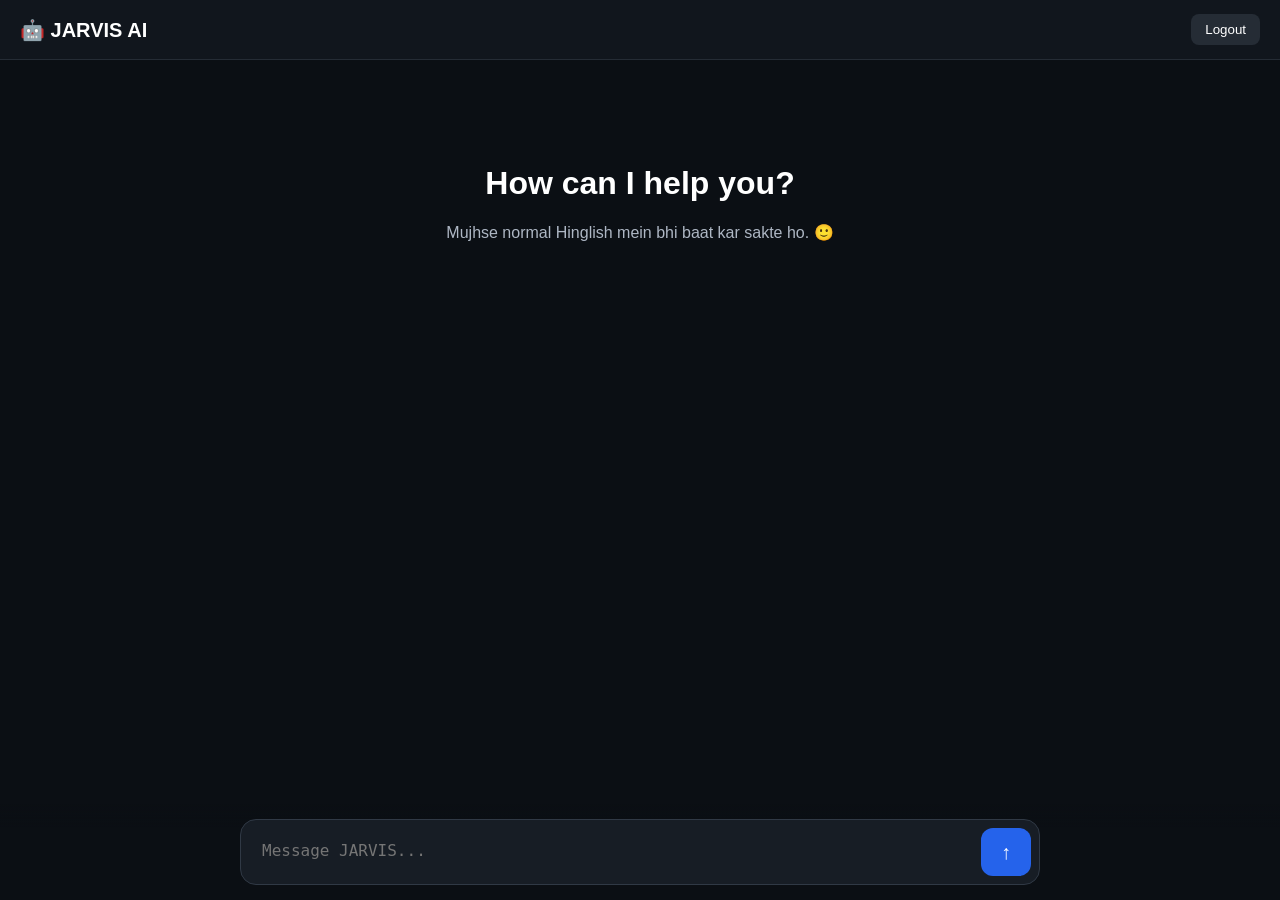
<file: templates/index.html>
<!DOCTYPE html>
<html lang="en">
<head>
    <meta charset="UTF-8">
    <meta name="viewport" content="width=device-width, initial-scale=1.0">

    <title>JARVIS AI</title>

    <style>
        * {
            box-sizing: border-box;
        }

        body {
            margin: 0;
            height: 100vh;
            background: #0b0f14;
            color: white;
            font-family: Arial, sans-serif;
            display: flex;
            flex-direction: column;
        }

        /* HEADER */

        header {
            height: 60px;
            display: flex;
            align-items: center;
            justify-content: space-between;
            padding: 0 20px;
            border-bottom: 1px solid #252c35;
            background: #11161d;
        }

        .logo {
            font-size: 20px;
            font-weight: bold;
        }

        .logout {
            background: #252c35;
            border: none;
            color: white;
            padding: 8px 14px;
            border-radius: 8px;
            cursor: pointer;
        }

        /* CHAT */

        #chat {
            flex: 1;
            overflow-y: auto;
            padding: 25px 15px 150px;
        }

        .message {
            max-width: 800px;
            margin: 0 auto 18px;
            padding: 14px 17px;
            border-radius: 15px;
            line-height: 1.5;
            white-space: pre-wrap;
        }

        .user {
            background: #2563eb;
            margin-right: max(0px, calc((100% - 800px) / 2));
            margin-left: auto;
        }

        .jarvis {
            background: #171d25;
            margin-left: max(0px, calc((100% - 800px) / 2));
        }

        .message a {
            color: #60a5fa;
            text-decoration: none;
            font-weight: bold;
        }

        /* INPUT AREA */

        .input-area {
            position: fixed;
            bottom: 0;
            left: 0;
            right: 0;
            padding: 15px;
            background: linear-gradient(
                transparent,
                #0b0f14 25%
            );
        }

        .input-box {
            max-width: 800px;
            margin: auto;
            display: flex;
            gap: 10px;
            background: #171d25;
            border: 1px solid #303945;
            border-radius: 16px;
            padding: 8px;
        }

        #messageInput {
            flex: 1;
            resize: none;
            min-height: 48px;
            max-height: 150px;
            padding: 13px;
            border: none;
            outline: none;
            background: transparent;
            color: white;
            font-size: 16px;
        }

        #sendButton {
            width: 50px;
            height: 48px;
            border: none;
            border-radius: 12px;
            background: #2563eb;
            color: white;
            font-size: 20px;
            cursor: pointer;
        }

        #sendButton:disabled {
            opacity: 0.5;
        }

        /* WELCOME */

        .welcome {
            text-align: center;
            max-width: 700px;
            margin: 80px auto;
            color: #aeb7c4;
        }

        .welcome h1 {
            color: white;
            font-size: 32px;
        }

        /* MOBILE */

        @media (max-width: 600px) {

            header {
                padding: 0 12px;
            }

            #chat {
                padding: 15px 10px 130px;
            }

            .message {
                max-width: 90%;
            }

            .input-area {
                padding: 8px;
            }
        }
    </style>
</head>

<body>

<header>

    <div class="logo">
        🤖 JARVIS AI
    </div>

    <button class="logout" onclick="logout()">
        Logout
    </button>

</header>


<main id="chat">

    <div class="welcome" id="welcome">

        <h1>How can I help you?</h1>

        <p>
            Mujhse normal Hinglish mein bhi baat kar sakte ho. 🙂
        </p>

    </div>

</main>


<div class="input-area">

    <div class="input-box">

        <textarea
            id="messageInput"
            placeholder="Message JARVIS..."
            rows="1"
        ></textarea>

        <button id="sendButton">
            ↑
        </button>

    </div>

</div>


<script>

const input = document.getElementById("messageInput");
const sendButton = document.getElementById("sendButton");
const chat = document.getElementById("chat");
const welcome = document.getElementById("welcome");


function addMessage(text, type) {

    if (welcome) {
        welcome.remove();
    }

    const message = document.createElement("div");

    message.className = "message " + type;

    if (
        typeof text === "object"
        && text.type === "link"
    ) {

        const link = document.createElement("a");

        link.href = text.url;
        link.target = "_blank";
        link.rel = "noopener noreferrer";

        link.textContent = text.text;

        message.appendChild(link);

    } else {

        message.textContent = text;

    }

    chat.appendChild(message);

    chat.scrollTop = chat.scrollHeight;
}


async function sendMessage() {

    const message = input.value.trim();

    if (!message) {
        return;
    }

    addMessage(message, "user");

    input.value = "";

    sendButton.disabled = true;

    try {

        const response = await fetch("/chat", {

            method: "POST",

            headers: {
                "Content-Type": "application/json"
            },

            body: JSON.stringify({
                message: message
            })

        });


        const data = await response.json();


        if (response.status === 401) {

            window.location.href = "/";

            return;
        }


        addMessage(
            data.reply || "JARVIS ko response nahi mila.",
            "jarvis"
        );


    } catch (error) {

        addMessage(
            "Server se connection nahi ho paya. 😕",
            "jarvis"
        );

    } finally {

        sendButton.disabled = false;

        input.focus();

    }
}


sendButton.addEventListener(
    "click",
    sendMessage
);


input.addEventListener(
    "keydown",
    function(event) {

        if (
            event.key === "Enter"
            && !event.shiftKey
        ) {

            event.preventDefault();

            sendMessage();

        }

    }
);


async function logout() {

    try {

        await fetch("/logout");

        window.location.href = "/";

    } catch (error) {

        window.location.href = "/";

    }
}


input.focus();

</script>

</body>
</html>
</file>
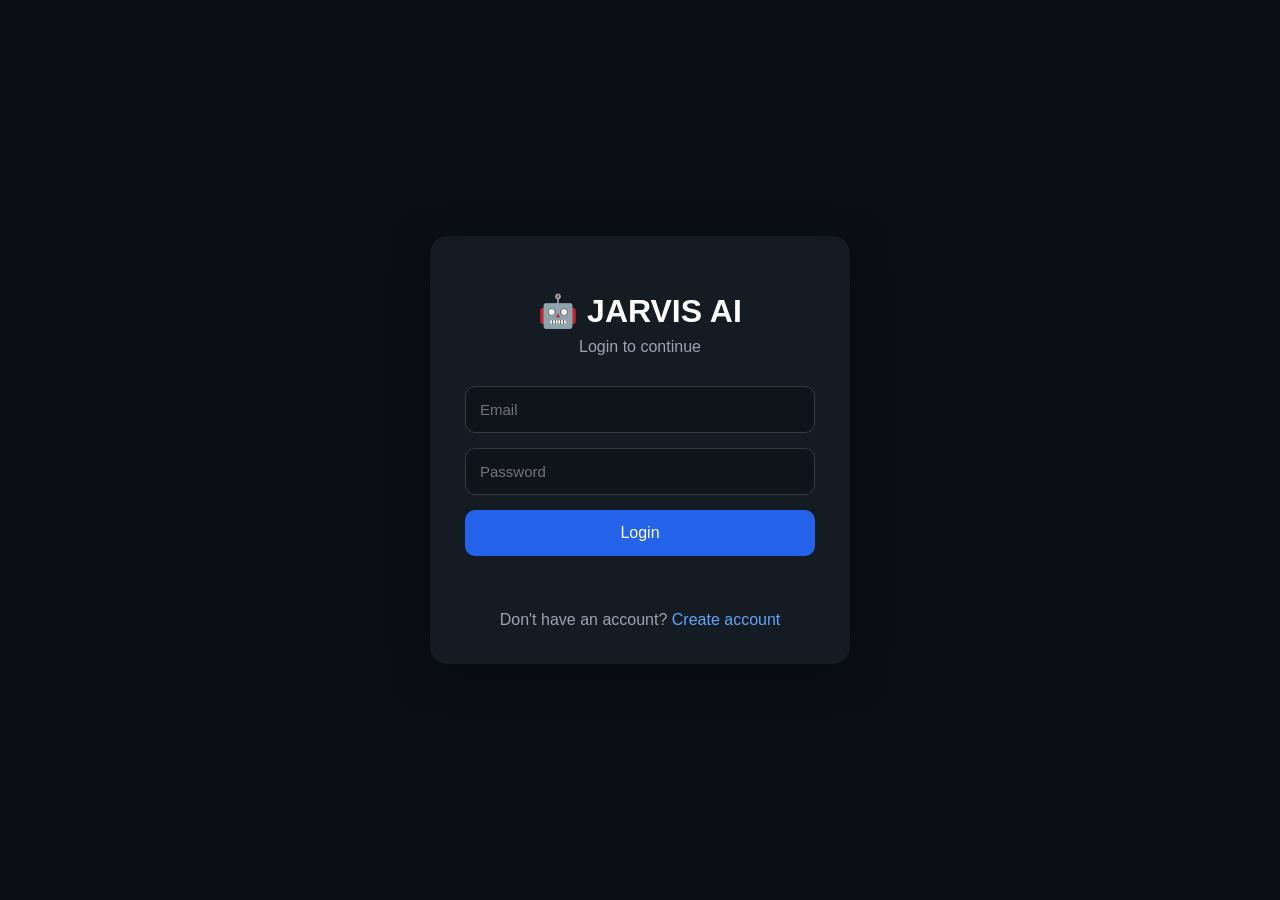
<file: templates/login.html>
<!DOCTYPE html>
<html lang="en">
<head>
    <meta charset="UTF-8">
    <meta name="viewport" content="width=device-width, initial-scale=1.0">
    <title>JARVIS AI - Login</title>

    <style>
        * {
            box-sizing: border-box;
        }

        body {
            margin: 0;
            min-height: 100vh;
            display: flex;
            justify-content: center;
            align-items: center;
            background: #0b0f14;
            color: white;
            font-family: Arial, sans-serif;
        }

        .login-box {
            width: 90%;
            max-width: 420px;
            padding: 35px;
            background: #151b23;
            border-radius: 18px;
            box-shadow: 0 10px 40px rgba(0, 0, 0, 0.4);
        }

        h1 {
            text-align: center;
            margin-bottom: 8px;
        }

        .subtitle {
            text-align: center;
            color: #9aa4b2;
            margin-bottom: 30px;
        }

        input {
            width: 100%;
            padding: 14px;
            margin-bottom: 15px;
            border: 1px solid #303945;
            border-radius: 10px;
            background: #0f141b;
            color: white;
            font-size: 15px;
            outline: none;
        }

        button {
            width: 100%;
            padding: 14px;
            border: none;
            border-radius: 10px;
            background: #2563eb;
            color: white;
            font-size: 16px;
            cursor: pointer;
        }

        button:hover {
            opacity: 0.9;
        }

        .signup {
            text-align: center;
            margin-top: 20px;
            color: #9aa4b2;
        }

        .signup a {
            color: #60a5fa;
            text-decoration: none;
        }

        #message {
            text-align: center;
            margin-top: 15px;
            min-height: 20px;
        }
    </style>
</head>

<body>

<div class="login-box">

    <h1>🤖 JARVIS AI</h1>

    <div class="subtitle">
        Login to continue
    </div>

    <form id="loginForm">

        <input
            type="email"
            id="email"
            placeholder="Email"
            required
        >

        <input
            type="password"
            id="password"
            placeholder="Password"
            required
        >

        <button type="submit">
            Login
        </button>

    </form>

    <div id="message"></div>

    <div class="signup">
        Don't have an account?
        <a href="/signup">Create account</a>
    </div>

</div>

<script>
    document
        .getElementById("loginForm")
        .addEventListener("submit", async function(event) {

            event.preventDefault();

            const email =
                document.getElementById("email").value.trim();

            const password =
                document.getElementById("password").value;

            const message =
                document.getElementById("message");

            message.textContent = "Logging in...";

            try {

                const response = await fetch("/login", {
                    method: "POST",

                    headers: {
                        "Content-Type": "application/json"
                    },

                    body: JSON.stringify({
                        email: email,
                        password: password
                    })
                });

                const data = await response.json();

                if (data.success) {

                    message.textContent =
                        "Login successful!";

                    window.location.href = "/";

                } else {

                    message.textContent =
                        data.message || "Login failed.";

                }

            } catch (error) {

                message.textContent =
                    "Server se connection nahi ho paya.";

            }

        });
</script>

</body>
</html>
</file>
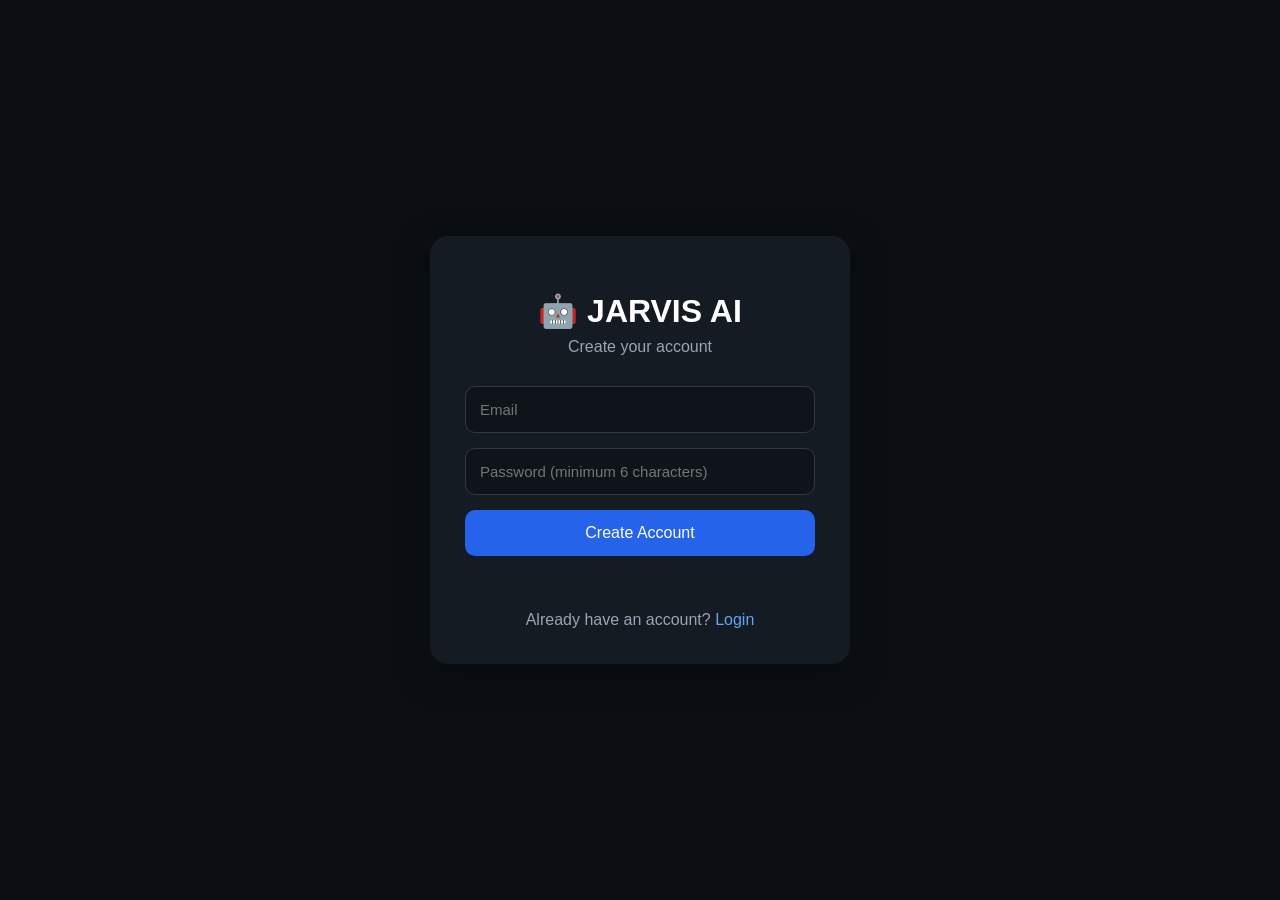
<file: templates/signup.html>
<!DOCTYPE html>
<html lang="en">
<head>
    <meta charset="UTF-8">
    <meta name="viewport" content="width=device-width, initial-scale=1.0">
    <title>JARVIS AI - Sign Up</title>

    <style>
        * {
            box-sizing: border-box;
        }

        body {
            margin: 0;
            min-height: 100vh;
            display: flex;
            justify-content: center;
            align-items: center;
            background: #0b0f14;
            color: white;
            font-family: Arial, sans-serif;
        }

        .signup-box {
            width: 90%;
            max-width: 420px;
            padding: 35px;
            background: #151b23;
            border-radius: 18px;
            box-shadow: 0 10px 40px rgba(0, 0, 0, 0.4);
        }

        h1 {
            text-align: center;
            margin-bottom: 8px;
        }

        .subtitle {
            text-align: center;
            color: #9aa4b2;
            margin-bottom: 30px;
        }

        input {
            width: 100%;
            padding: 14px;
            margin-bottom: 15px;
            border: 1px solid #303945;
            border-radius: 10px;
            background: #0f141b;
            color: white;
            font-size: 15px;
            outline: none;
        }

        button {
            width: 100%;
            padding: 14px;
            border: none;
            border-radius: 10px;
            background: #2563eb;
            color: white;
            font-size: 16px;
            cursor: pointer;
        }

        button:hover {
            opacity: 0.9;
        }

        .login {
            text-align: center;
            margin-top: 20px;
            color: #9aa4b2;
        }

        .login a {
            color: #60a5fa;
            text-decoration: none;
        }

        #message {
            text-align: center;
            margin-top: 15px;
            min-height: 20px;
        }
    </style>
</head>

<body>

<div class="signup-box">

    <h1>🤖 JARVIS AI</h1>

    <div class="subtitle">
        Create your account
    </div>

    <form id="signupForm">

        <input
            type="email"
            id="email"
            placeholder="Email"
            required
        >

        <input
            type="password"
            id="password"
            placeholder="Password (minimum 6 characters)"
            minlength="6"
            required
        >

        <button type="submit">
            Create Account
        </button>

    </form>

    <div id="message"></div>

    <div class="login">
        Already have an account?
        <a href="/">Login</a>
    </div>

</div>

<script>
    document
        .getElementById("signupForm")
        .addEventListener("submit", async function(event) {

            event.preventDefault();

            const email =
                document.getElementById("email").value.trim();

            const password =
                document.getElementById("password").value;

            const message =
                document.getElementById("message");

            message.textContent = "Creating account...";

            try {

                const response = await fetch("/signup", {
                    method: "POST",

                    headers: {
                        "Content-Type": "application/json"
                    },

                    body: JSON.stringify({
                        email: email,
                        password: password
                    })
                });

                const data = await response.json();

                if (data.success) {

                    message.textContent =
                        "Account created! Login kar rahe hain...";

                    setTimeout(function() {
                        window.location.href = "/";
                    }, 1000);

                } else {

                    message.textContent =
                        data.message || "Signup failed.";

                }

            } catch (error) {

                message.textContent =
                    "Server se connection nahi ho paya.";

            }

        });
</script>

</body>
</html>
</file>
